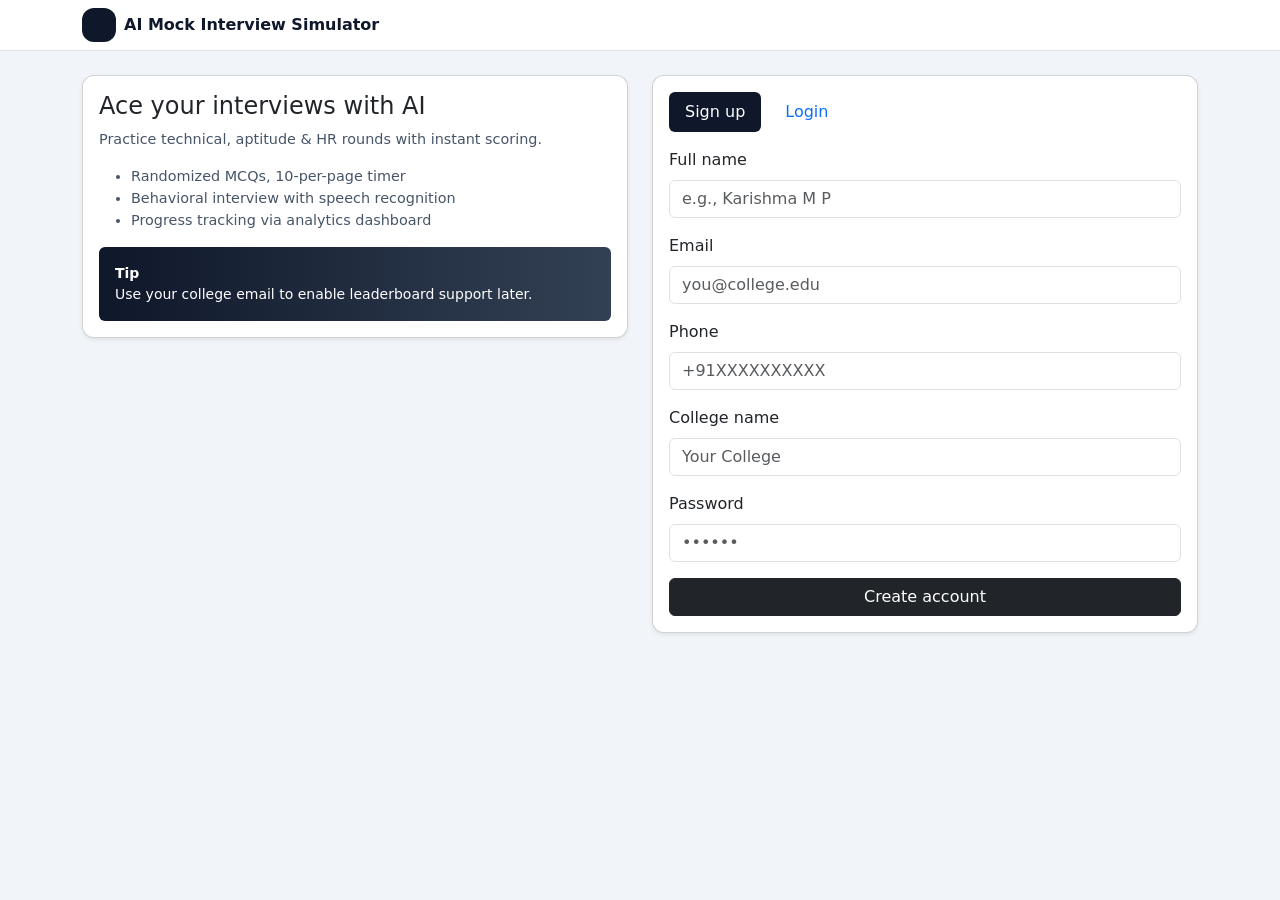
<file: index.html>
<!doctype html>
<html lang="en">
  <head>
    <meta charset="utf-8" />
    <meta name="viewport" content="width=device-width, initial-scale=1" />
    <title>AI Mock Interview – Sign in</title>

    <link href="https://cdn.jsdelivr.net/npm/bootstrap@5.3.3/dist/css/bootstrap.min.css" rel="stylesheet" />
    <link rel="stylesheet" href="styles.css" />

    <style>
      body {
        background:#f1f5f9;
      }
      .card-raise {
        border-radius:12px;
        transition:0.3s;
      }
      .card-raise:hover {
        transform:translateY(-3px);
      }
      .brand-badge {
        width:38px;
        height:38px;
        background:linear-gradient(135deg,#0f172a,#1e293b);
        border-radius:50%;
      }
      .nav-pills .nav-link {
        cursor:pointer;
      }
      .nav-pills .nav-link.active {
        background:#0f172a !important;
      }
    </style>
  </head>
  

  <body>
    <!-- NAVBAR -->
    <nav class="navbar bg-white border-bottom sticky-top">
      <div class="container">
        <div class="d-flex align-items-center gap-2">
          <div class="brand-badge"></div>
          <strong>AI Mock Interview Simulator</strong>
        </div>
      </div>
    </nav>

    <!-- MAIN -->
    <main class="container py-4">
      <div class="row g-4">

        <!-- HERO -->
        <div class="col-12 col-lg-6 order-2 order-lg-1">
          <div class="card shadow-sm card-raise">
            <div class="card-body">
              <h1 class="h4">Ace your interviews with AI</h1>
              <p class="small-note">Practice technical, aptitude & HR rounds with instant scoring.</p>
              <ul class="small-note">
                <li>Randomized MCQs, 10-per-page timer</li>
                <li>Behavioral interview with speech recognition</li>
                <li>Progress tracking via analytics dashboard</li>
              </ul>

              <div class="p-3 rounded mt-3" style="background:linear-gradient(90deg,#0f172a,#334155); color:white;">
                <div class="small fw-bold">Tip</div>
                <div class="small">Use your college email to enable leaderboard support later.</div>
              </div>
            </div>
          </div>
        </div>

        <!-- AUTH -->
        <div class="col-12 col-lg-6 order-1 order-lg-2">
          <div class="card shadow-sm card-raise">
            <div class="card-body">

              <!-- TABS -->
              <ul class="nav nav-pills mb-3" id="authTabs">
                <li class="nav-item">
                  <button class="nav-link active" data-auth-tab="signup">Sign up</button>
                </li>
                <li class="nav-item ms-2">
                  <button class="nav-link" data-auth-tab="login">Login</button>
                </li>
              </ul>

              <!-- ALERT -->
              <div id="authAlert" class="alert alert-danger d-none"></div>

              <!-- SIGNUP FORM -->
              <form id="signupForm" class="vstack gap-3">
                <div>
                  <label class="form-label">Full name</label>
                  <input id="suName" class="form-control" placeholder="e.g., Karishma M P" />
                  <div id="suNameWarn" class="form-text text-danger d-none">Enter your full name.</div>
                </div>

                <div>
                  <label class="form-label">Email</label>
                  <input id="suEmail" class="form-control" placeholder="you@college.edu" />
                  <div id="suEmailWarn" class="form-text text-danger d-none">Enter a valid email.</div>
                </div>

                <div>
                  <label class="form-label">Phone</label>
                  <input id="suPhone" class="form-control" placeholder="+91XXXXXXXXXX" />
                  <div id="suPhoneWarn" class="form-text text-danger d-none">Phone must be 10–15 digits.</div>
                </div>

                <div>
                  <label class="form-label">College name</label>
                  <input id="suCollege" class="form-control" placeholder="Your College" />
                  <div id="suCollegeWarn" class="form-text text-danger d-none">Enter college name.</div>
                </div>

                <div>
                  <label class="form-label">Password</label>
                  <input id="suPassword" type="password" class="form-control" placeholder="••••••" />
                  <div id="suPassWarn" class="form-text text-danger d-none">Min 6 chars + at least one number.</div>
                </div>

                <button type="submit" class="btn btn-dark w-100">Create account</button>
              </form>

              <!-- LOGIN FORM -->
              <form id="loginForm" class="vstack gap-3 d-none mt-3">
                <div>
                  <label class="form-label">Email</label>
                  <input id="liEmail" class="form-control" placeholder="you@example.com" />
                </div>

                <div>
                  <label class="form-label">Password</label>
                  <input id="liPassword" type="password" class="form-control" placeholder="••••••" />
                </div>

                <button type="submit" class="btn btn-dark w-100">Login</button>
              </form>

            </div>
          </div>
        </div>

      </div>
    </main>

    <!-- SCRIPTS -->
   <!-- load app.js with defer so it runs after parsing, and initialize on DOMContentLoaded -->
<script src="app.js" defer></script>
<script>
  document.addEventListener('DOMContentLoaded', () => {
    if (window.pageInit) {
      try { window.pageInit('index'); }
      catch (e) { console.error('pageInit failed:', e); }
    } else {
      console.error('pageInit is not defined after loading app.js');
    }
  });
</script>


  </body>
</html>
</file>
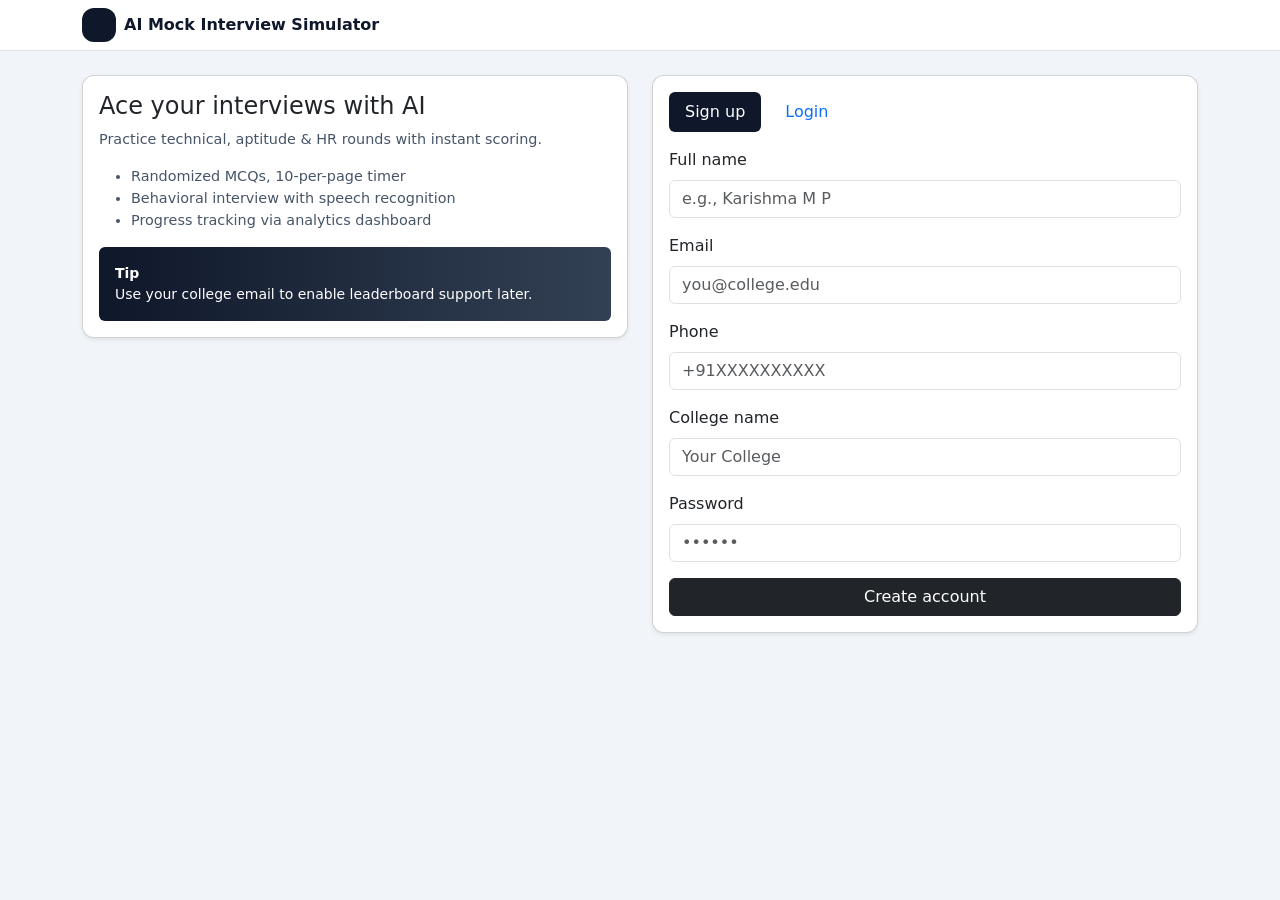
<file: admin.html>
<!doctype html>
<html lang="en">
<head>
  <meta charset="utf-8" />
  <meta name="viewport" content="width=device-width, initial-scale=1" />
  <title>Admin Dashboard</title>

  <link href="https://cdn.jsdelivr.net/npm/bootstrap@5.3.3/dist/css/bootstrap.min.css" rel="stylesheet" />
  <link rel="stylesheet" href="styles.css" />

  <style>
    .brand-wrapper {
      display: flex;
      align-items: center;
      gap: 10px;
    }
    .brand-circle {
      width: 42px;
      height: 42px;
      border-radius: 50%;
      background: linear-gradient(135deg, #0a0f3c, #1e3b70);
      display: flex;
      align-items: center;
      justify-content: center;
    }
    .brand-circle img {
      width: 24px;
      filter: invert(1);
    }
    .small-note { font-size: 13px; color: #6c757d; }
  </style>
</head>

<body>

<!-- NAVBAR -->
<nav class="navbar bg-white border-bottom sticky-top">
  <div class="container d-flex justify-content-between">

    <div class="brand-wrapper">
      <div class="brand-circle">
        <img src="https://img.icons8.com/ios-glyphs/30/ffffff/artificial-intelligence.png">
      </div>
      <strong>AI Mock Interview — Admin</strong>
    </div>

    <div class="d-flex gap-2">
      <button class="btn btn-outline-secondary btn-sm" data-bs-toggle="modal" data-bs-target="#importModal">
        Import Questions
      </button>
      <a href="round.html" class="btn btn-dark btn-sm">Start New Round</a>
      <a href="dashboard.html" class="btn btn-outline-secondary btn-sm">Student View</a>
      <button id="logoutBtn" class="btn btn-outline-secondary btn-sm">Logout</button>
    </div>

  </div>
</nav>

<!-- MAIN -->
<main class="container py-4">

  <h4>Admin Dashboard</h4>
  <div class="small-note mb-3" id="welcomeText"></div>

  <!-- Stats -->
  <div class="row g-3 mb-3">
    <div class="col-md-3">
      <div class="card shadow-sm"><div class="card-body">
        <div class="text-secondary small">Attempts</div>
        <div class="fs-3" id="statAttempts">0</div>
      </div></div>
    </div>

    <div class="col-md-3">
      <div class="card shadow-sm"><div class="card-body">
        <div class="text-secondary small">Best %</div>
        <div class="fs-3" id="statBest">0%</div>
      </div></div>
    </div>

    <div class="col-md-3">
      <div class="card shadow-sm"><div class="card-body">
        <div class="text-secondary small">Avg %</div>
        <div class="fs-3" id="statAvg">0%</div>
      </div></div>
    </div>

    <div class="col-md-3">
      <div class="card shadow-sm"><div class="card-body">
        <div class="text-secondary small">Question Bank Size</div>
        <div class="fs-3"><span id="statBank">0</span></div>
      </div></div>
    </div>
  </div>

  <!-- Recent Attempts -->
  <div class="card shadow-sm mb-3">
    <div class="card-body">
      <div class="fw-medium mb-2">Recent Attempts (All Students)</div>
      <div class="table-responsive">
        <table class="table align-middle" id="historyTable">
          <thead class="table-light">
            <tr>
              <th>Date</th>
              <th>User</th>
              <th>Round</th>
              <th>Subjects</th>
              <th>Score</th>
              <th>%</th>
            </tr>
          </thead>
          <tbody></tbody>
        </table>
      </div>
    </div>
  </div>

  <!-- SUBJECT & QUESTION MANAGEMENT -->
  <div class="card shadow-sm mb-3">
    <div class="card-body">
      <div class="fw-medium mb-2">Manage Subjects & Questions</div>

      <div class="d-flex gap-3 mb-3">
        <button id="btnAddSubject" class="btn btn-outline-primary btn-sm">+ Add Subject</button>
        <button id="btnAddQuestion" class="btn btn-outline-success btn-sm">+ Add Question</button>
        <button id="btnGenerateAI" class="btn btn-warning btn-sm">Generate with AI</button>
      </div>

      <!-- Subject Chips -->
      <div id="subjectChips" class="mb-3"></div>

      <!-- Per Subject Question List -->
      <div id="subjectDetails"></div>
    </div>
  </div>

</main>

<!-- IMPORT MODAL -->
<div class="modal fade" id="importModal" tabindex="-1">
  <div class="modal-dialog modal-lg modal-dialog-centered">
    <div class="modal-content">

      <div class="modal-header">
        <h5 class="modal-title">Import Questions (CSV/JSON)</h5>
        <button class="btn-close" data-bs-dismiss="modal"></button>
      </div>

      <div class="modal-body">
        <input type="file" id="fileInput" class="form-control" accept=".csv,.json" multiple>
        <div id="importLog" class="small-note mt-2"></div>
      </div>

      <div class="modal-footer">
        <button id="btnClearBank" class="btn btn-outline-danger me-auto">Clear Bank</button>
        <button class="btn btn-secondary" data-bs-dismiss="modal">Close</button>
      </div>

    </div>
  </div>
</div>

<!-- ADD SUBJECT MODAL -->
<div class="modal fade" id="addSubjectModal" tabindex="-1">
  <div class="modal-dialog modal-sm modal-dialog-centered">
    <div class="modal-content">
      <div class="modal-header"><h5 class="modal-title">Add Subject</h5></div>
      <div class="modal-body">
        <input id="newSubjectName" class="form-control" placeholder="Enter subject name">
      </div>
      <div class="modal-footer">
        <button class="btn btn-secondary" data-bs-dismiss="modal">Cancel</button>
        <button id="saveSubjectBtn" class="btn btn-primary">Add</button>
      </div>
    </div>
  </div>
</div>

<!-- ADD QUESTION MODAL -->
<div class="modal fade" id="addQuestionModal" tabindex="-1">
  <div class="modal-dialog modal-lg modal-dialog-centered">
    <div class="modal-content">

      <div class="modal-header"><h5 class="modal-title">Add Question</h5></div>

      <div class="modal-body">
        <select id="qSubjectSelect" class="form-select mb-2"></select>

        <input id="qText" class="form-control mb-2" placeholder="Question text">

        <div class="row g-2 mb-2">
          <div class="col"><input id="opt0" class="form-control" placeholder="Option A"></div>
          <div class="col"><input id="opt1" class="form-control" placeholder="Option B"></div>
        </div>

        <div class="row g-2 mb-2">
          <div class="col"><input id="opt2" class="form-control" placeholder="Option C"></div>
          <div class="col"><input id="opt3" class="form-control" placeholder="Option D"></div>
        </div>

        <select id="correctIdx" class="form-select">
          <option value="0">Correct: A</option>
          <option value="1">Correct: B</option>
          <option value="2">Correct: C</option>
          <option value="3">Correct: D</option>
        </select>
      </div>

      <div class="modal-footer">
        <button class="btn btn-secondary" data-bs-dismiss="modal">Cancel</button>
        <button id="saveQuestionBtn" class="btn btn-success">Save</button>
      </div>

    </div>
  </div>
</div>

<!-- AI GENERATOR MODAL -->
<div class="modal fade" id="aiGenModal" tabindex="-1">
  <div class="modal-dialog modal-md modal-dialog-centered">
    <div class="modal-content">

      <div class="modal-header"><h5 class="modal-title">AI Question Generator</h5></div>

      <div class="modal-body">
        <label class="small">Subject</label>
        <select id="aiSubject" class="form-select mb-2"></select>

        <label class="small">How many questions?</label>
        <input id="aiCount" type="number" min="1" max="50" value="10" class="form-control mb-3">

        <label class="small">OpenAI API Key (optional)</label>
        <input id="aiApiKey" class="form-control mb-1" placeholder="sk-...">

        <div class="small-note">If no key is provided, offline fallback will generate template MCQs.</div>
      </div>

      <div class="modal-footer">
        <button class="btn btn-secondary" data-bs-dismiss="modal">Close</button>
        <button id="aiGenerateBtn" class="btn btn-warning">Generate with AI</button>
        <button id="aiFallbackBtn" class="btn btn-outline-secondary">Generate Offline</button>
      </div>
    </div>
  </div>
</div>

<!-- Scripts -->
<script src="https://cdn.jsdelivr.net/npm/bootstrap@5.3.3/dist/js/bootstrap.bundle.min.js"></script>
<script src="app.js"></script>
<script>window.pageInit && window.pageInit('admin');</script>

</body>
</html>
</file>
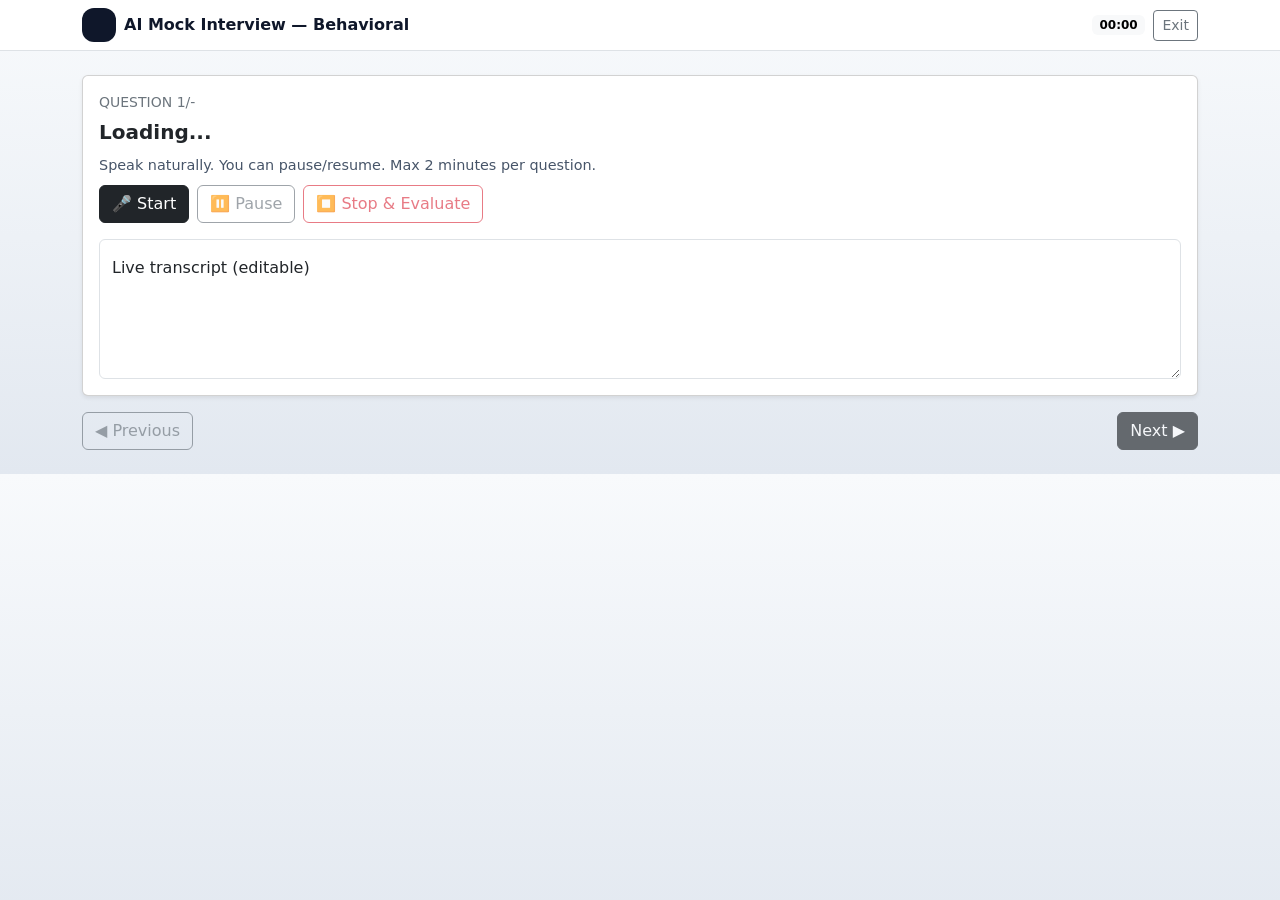
<file: behavioral.html>
<!doctype html>
<html lang="en">
<head>
  <meta charset="utf-8" />
  <meta name="viewport" content="width=device-width, initial-scale=1" />
  <title>Behavioral Interview</title>
  <link href="https://cdn.jsdelivr.net/npm/bootstrap@5.3.3/dist/css/bootstrap.min.css" rel="stylesheet" />
  <link rel="stylesheet" href="styles.css" />
</head>
<body>
  <nav class="navbar bg-white border-bottom sticky-top">
    <div class="container d-flex justify-content-between">
      <div class="d-flex align-items-center gap-2">
        <div class="brand-badge"></div><strong>AI Mock Interview — Behavioral</strong>
      </div>
      <div class="d-flex align-items-center gap-2">
        <span class="badge text-bg-light timer-badge" id="bhTimer">00:00</span>
        <a href="round.html" class="btn btn-outline-secondary btn-sm">Exit</a>
      </div>
    </div>
  </nav>

  <main class="container py-4">
    <div id="bhCard" class="card shadow-sm">
      <div class="card-body">
        <div class="small text-uppercase text-secondary mb-1">Question <span id="bhQNo">1</span>/<span id="bhQTotal">-</span></div>
        <div class="fs-5 fw-semibold mb-2" id="bhQuestion">Loading...</div>
        <div class="small-note mb-2">Speak naturally. You can pause/resume. Max 2 minutes per question.</div>

        <div class="d-flex gap-2 mb-3">
          <button id="bhStart" class="btn btn-dark">🎤 Start</button>
          <button id="bhPause" class="btn btn-outline-secondary" disabled>⏸ Pause</button>
          <button id="bhStop" class="btn btn-outline-danger" disabled>⏹ Stop & Evaluate</button>
        </div>

        <div class="form-floating">
          <textarea id="bhTranscript" class="form-control" style="height:140px" placeholder="Transcript"></textarea>
          <label for="bhTranscript">Live transcript (editable)</label>
        </div>
      </div>
    </div>
<script src="app.js" defer></script>
<script>window.pageInit && window.pageInit('behavioral');</script>

    <div class="d-flex justify-content-between mt-3">
      <button id="bhPrev" class="btn btn-outline-secondary" disabled>◀ Previous</button>
      <button id="bhNext" class="btn btn-dark" disabled>Next ▶</button>
    </div>
  </main>

 

</body>
</html>
</file>
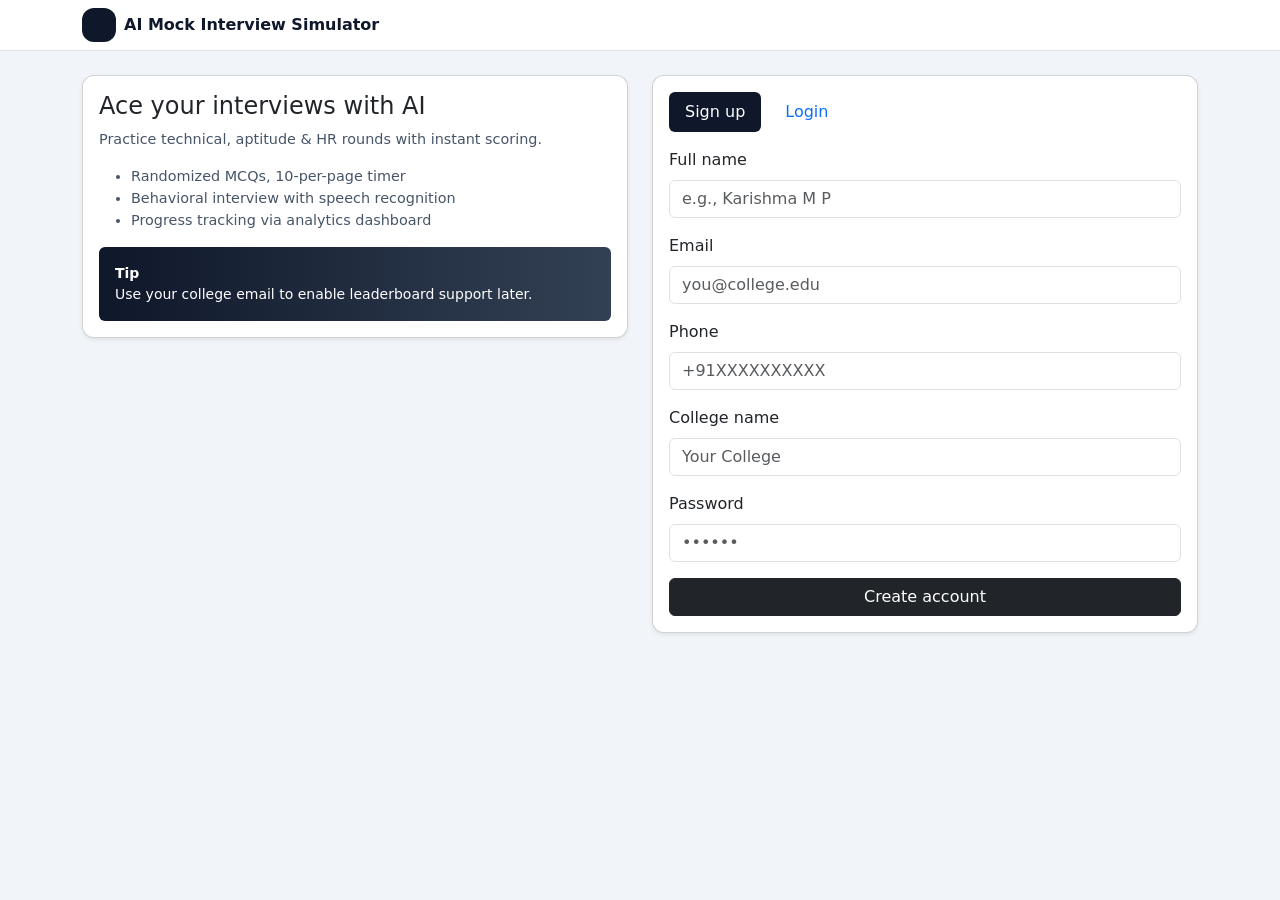
<file: dashboard.html>
<!doctype html>
<html lang="en">
  <head>
    <meta charset="utf-8" />
    <meta name="viewport" content="width=device-width, initial-scale=1" />
    <title>Dashboard</title>
    <link href="https://cdn.jsdelivr.net/npm/bootstrap@5.3.3/dist/css/bootstrap.min.css" rel="stylesheet" />
    <link rel="stylesheet" href="styles.css" />
  </head>
  <body>
    <nav class="navbar bg-white border-bottom sticky-top">
      <div class="container d-flex justify-content-between">
        <div class="d-flex align-items-center gap-2">
          <div class="brand-badge"></div><strong>AI Mock Interview</strong>
        </div>
        <div>
          <a href="round.html" class="btn btn-dark btn-sm">Start new round</a>
          <button id="logoutBtn" class="btn btn-outline-secondary btn-sm ms-2">Logout</button>
        </div>
      </div>
    </nav>

    <main class="container py-4">
      <div class="d-flex align-items-center justify-content-between mb-3">
        <div>
          <h2 class="h4 m-0">Dashboard</h2>
          <div class="small-note" id="welcomeText"></div>
        </div>
      </div>

      <div class="row g-3 mb-3">
        <div class="col-12 col-md-4">
          <div class="card shadow-sm"><div class="card-body"><div class="text-secondary small">Attempts</div><div class="fs-3" id="statAttempts">0</div></div></div>
        </div>
        <div class="col-12 col-md-4">
          <div class="card shadow-sm"><div class="card-body"><div class="text-secondary small">Best %</div><div class="fs-3" id="statBest">0%</div></div></div>
        </div>
        <div class="col-12 col-md-4">
          <div class="card shadow-sm"><div class="card-body"><div class="text-secondary small">Avg %</div><div class="fs-3" id="statAvg">0%</div></div></div>
        </div>
      </div>

      <div class="card shadow-sm">
        <div class="card-body">
          <div class="fw-medium mb-2">Recent attempts</div>
          <div class="table-responsive">
            <table class="table align-middle" id="historyTable">
              <thead class="table-light">
                <tr><th>Date</th><th>Round</th><th>Subjects</th><th>Score</th><th>%</th></tr>
              </thead>
              <tbody></tbody>
            </table>
          </div>
        </div>
      </div>
    </main>

    <script src="app.js"></script>
    <script>window.pageInit && window.pageInit('dashboard');</script>
  </body>
</html>
</file>
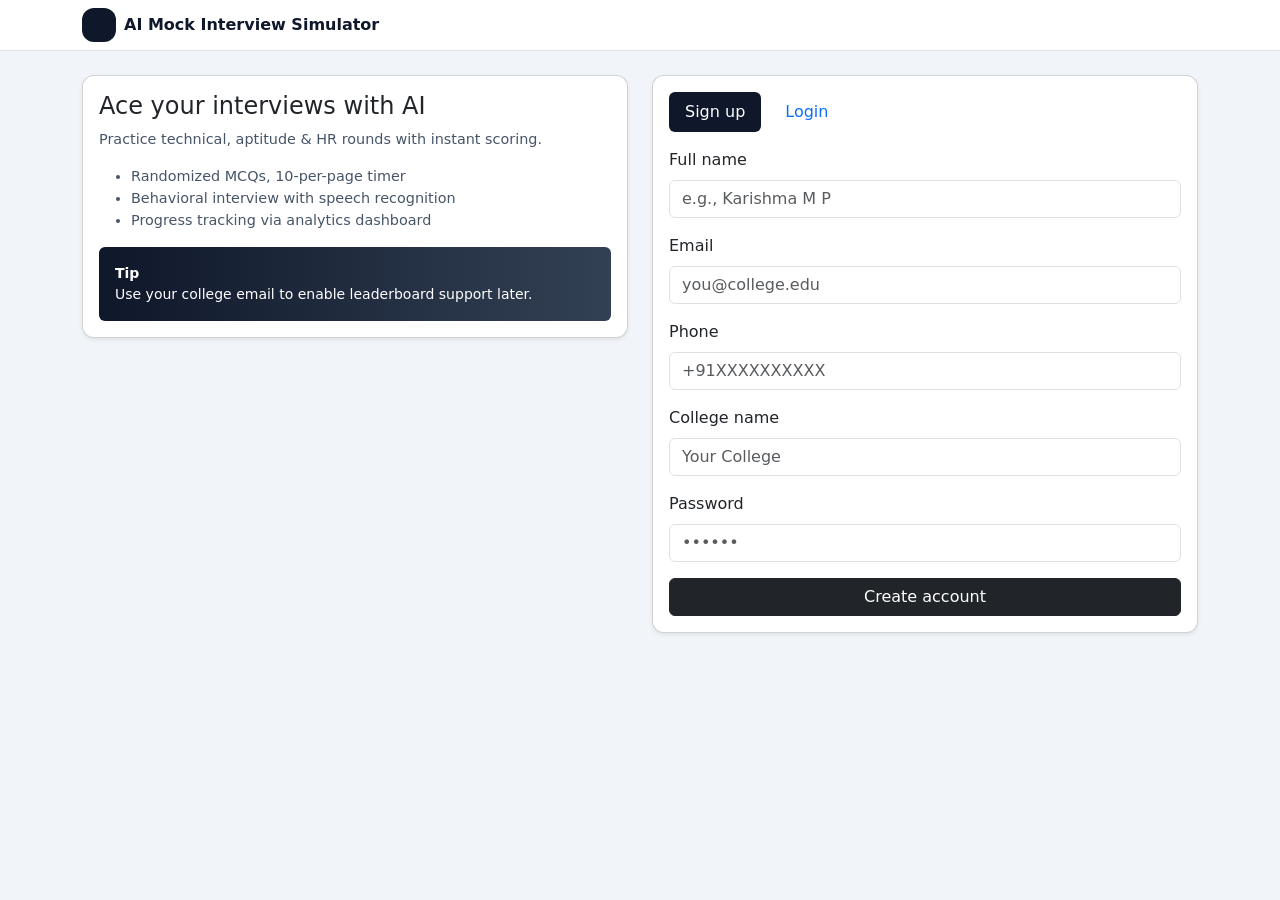
<file: exam.html>
<!doctype html>
<html lang="en">
  <head>
    <meta charset="utf-8" />
    <meta name="viewport" content="width=device-width, initial-scale=1" />
    <title>Exam</title>
    <link href="https://cdn.jsdelivr.net/npm/bootstrap@5.3.3/dist/css/bootstrap.min.css" rel="stylesheet" />
    <link rel="stylesheet" href="styles.css" />
  </head>
  <body>
    <nav class="navbar bg-white border-bottom sticky-top">
      <div class="container d-flex justify-content-between">
        <div class="d-flex align-items-center gap-2">
          <div class="brand-badge"></div><strong>AI Mock Interview</strong>
        </div>
        <div class="badge text-bg-light timer-badge" id="timeLeft">--:--</div>
      </div>
    </nav>

 <main class="container py-4">
  <!-- questions render here -->
  <div id="examBody" class="vstack gap-3"></div>

  <!-- pager / controls -->
  <div class="d-flex justify-content-between align-items-center mt-4">
    <div class="d-flex gap-2 align-items-center">
      <button id="examPrev" class="btn btn-outline-secondary" disabled>◀ Previous</button>
      <button id="examNext" class="btn btn-outline-secondary">Next ▶</button>
      <div id="pageInfo" class="small text-secondary ms-3">Page 1 of 1</div>
    </div>

    <div class="d-flex gap-2">
      <a href="round.html" class="btn btn-outline-secondary">Cancel</a>
      <button id="submitExam" class="btn btn-dark">Submit</button>
    </div>
  </div>
</main>

    <script src="app.js"></script>
    <script>window.pageInit && window.pageInit('exam');</script>
  </body>
</html>
</file>
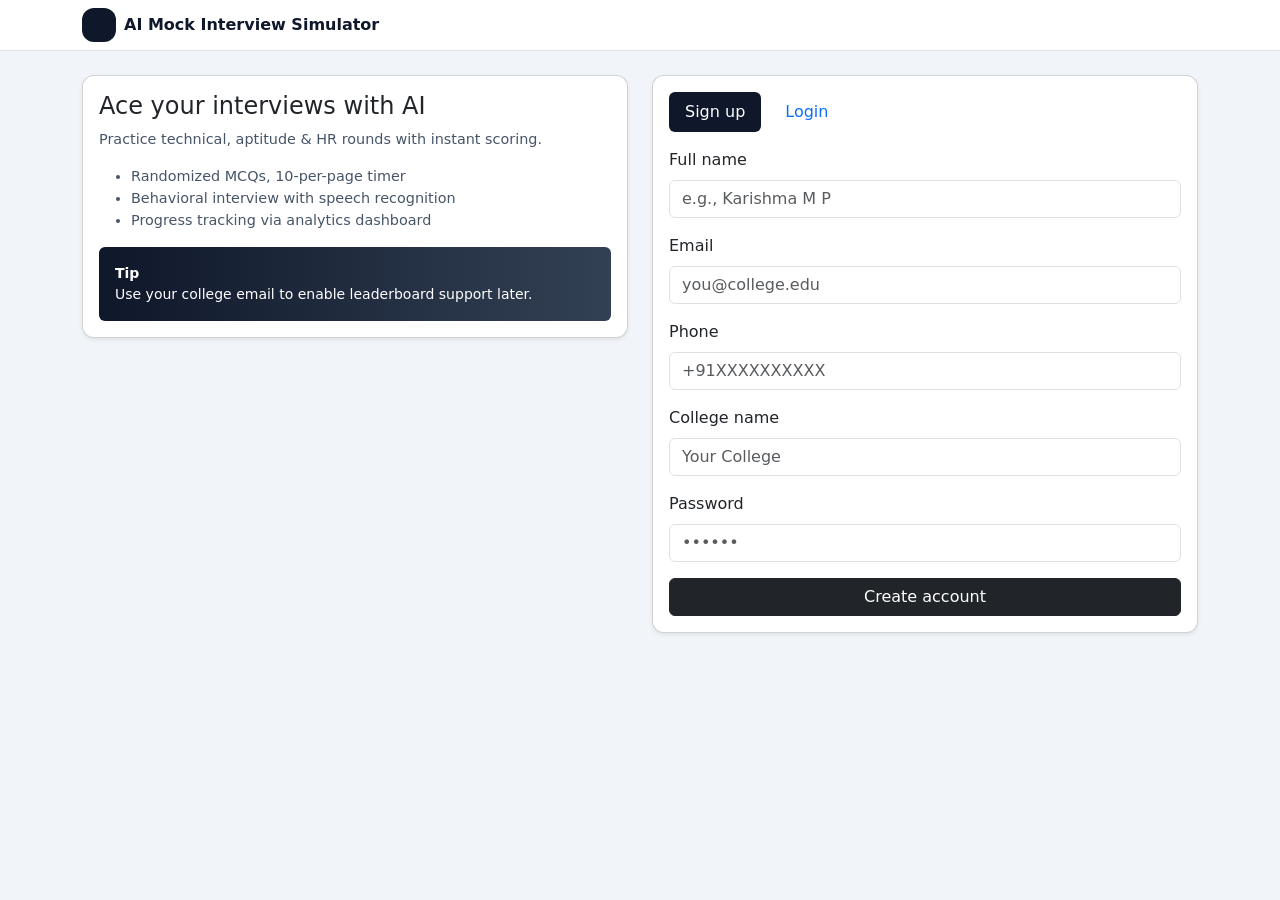
<file: result.html>
<!doctype html>
<html lang="en">
  <head>
    <meta charset="utf-8" />
    <meta name="viewport" content="width=device-width, initial-scale=1" />
    <title>Result</title>
    <link href="https://cdn.jsdelivr.net/npm/bootstrap@5.3.3/dist/css/bootstrap.min.css" rel="stylesheet" />
    <link rel="stylesheet" href="styles.css" />
  </head>
  <body>
    <nav class="navbar bg-white border-bottom sticky-top">
      <div class="container d-flex justify-content-between">
        <div class="d-flex align-items-center gap-2">
          <div class="brand-badge"></div><strong>AI Mock Interview</strong>
        </div>
        <a href="dashboard.html" class="btn btn-outline-secondary btn-sm">Dashboard</a>
      </div>
    </nav>

    <main class="container py-4">
  <div class="d-flex align-items-center justify-content-between mb-3">
    <h2 class="h4 m-0">Result</h2>
    <span id="scoreBadge" class="badge bg-dark fs-6">Score</span>
  </div>

  <!-- BEHAVIORAL RESULT CARDS (hidden by default, shown only for behavioral) -->
  <div id="behavioralResult" class="vstack gap-3 d-none"></div>
<h5 class="mt-4">Answer review</h5>
<div id="answerReview" class="vstack gap-3"></div>

  <!-- MCQ RESULT (topic-wise cards) -->
  <div id="mcqResult">
    <div class="row g-3" id="topicGrid"></div>
  </div>

  <div class="mt-4 d-flex gap-2">
    <a href="round.html" class="btn btn-outline-secondary">Retake</a>
    <a href="dashboard.html" class="btn btn-dark">Go to dashboard</a>
  </div>
</main>


    <script src="app.js"></script>
    <script>window.pageInit && window.pageInit('result');</script>
  </body>
</html>
</file>
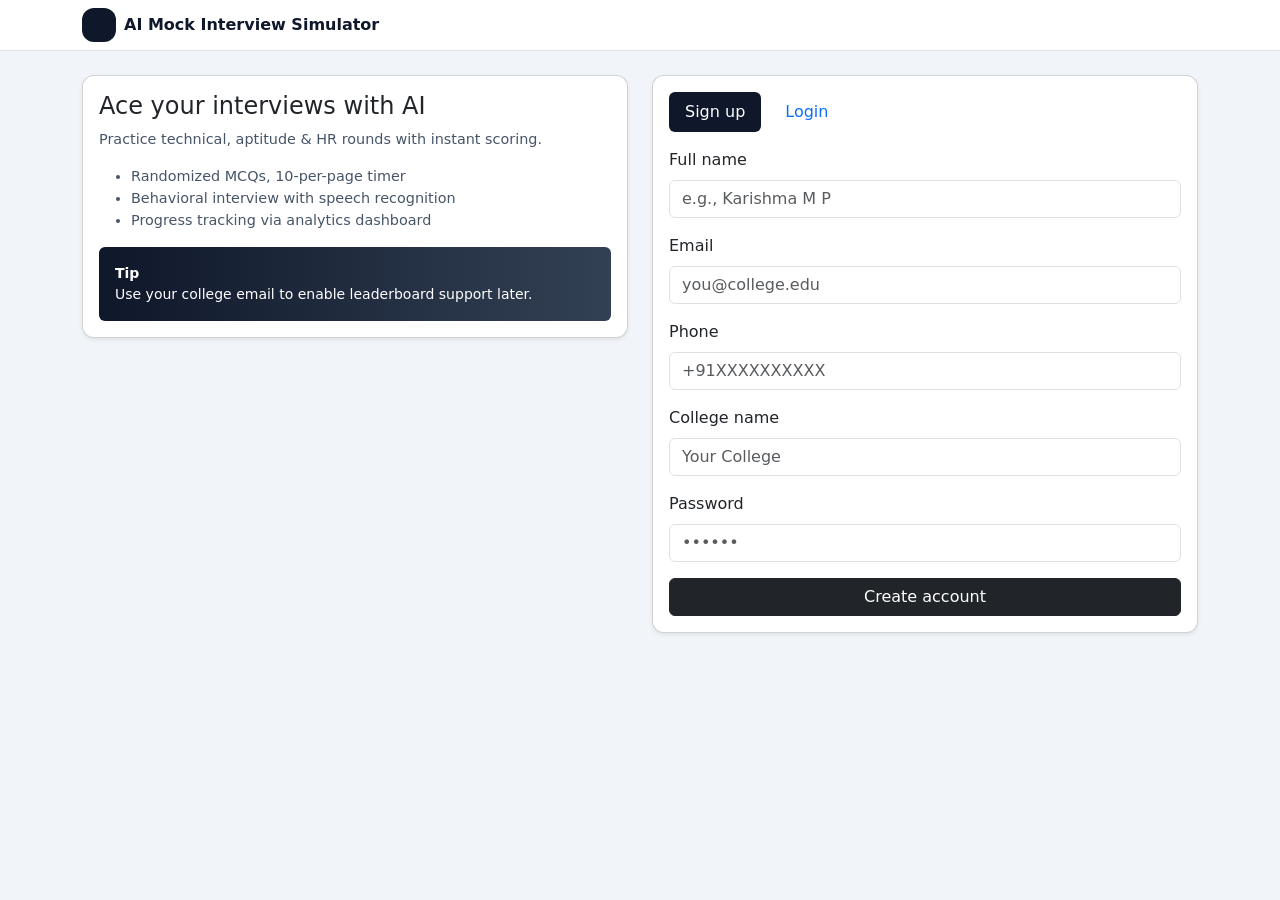
<file: round.html>
<!doctype html>
<html lang="en">
  <head>
    <meta charset="utf-8" />
    <meta name="viewport" content="width=device-width, initial-scale=1" />
    <title>Choose Round</title>
    <link href="https://cdn.jsdelivr.net/npm/bootstrap@5.3.3/dist/css/bootstrap.min.css" rel="stylesheet" />
    <link rel="stylesheet" href="styles.css" />
  </head>
  <body>
    <nav class="navbar bg-white border-bottom sticky-top">
      <div class="container d-flex justify-content-between">
        <div class="d-flex align-items-center gap-2">
          <div class="brand-badge"></div><strong>AI Mock Interview</strong>
        </div>
        <a href="dashboard.html" class="btn btn-outline-secondary btn-sm">Dashboard</a>
      </div>
    </nav>

    <main class="container py-4">
      <div class="text-center mb-3">
        <h2>Choose your round</h2>
        <div class="small-note">Start with Technical or go for Aptitude practice.</div>
      </div>
      <div class="row g-3">
        <div class="col-12 col-md-6">
          <div class="card card-raise shadow-sm">
            <div class="card-body">
              <div class="h5">Technical</div>
              <div class="small-note">Pick subjects like Python, Java, Web, DBMS, OS, C.</div>
              <button id="btnTechnical" class="btn btn-dark mt-2">Choose Technical</button>
            </div>
          </div>
        </div>
        <div class="col-12 col-md-6">
  <div class="card card-raise shadow-sm">
    <div class="card-body">
      <div class="h5">Behavioral (HR)</div>
      <div class="small-note">Answer by speaking. We’ll analyze structure, clarity, tone & impact.</div>
      <button id="btnBehavioral" class="btn btn-dark mt-2">Choose Behavioral</button>
    </div>
  </div>
</div>

        <div class="col-12 col-md-6">
          <div class="card card-raise shadow-sm">
            <div class="card-body">
              <div class="h5">Aptitude</div>
              <div class="small-note">Quant, Reasoning, and Verbal buckets.</div>
              <button id="btnAptitude" class="btn btn-dark mt-2">Choose Aptitude</button>
            </div>
          </div>
        </div>
      </div>
    </main>

    <script src="app.js"></script>
    <script>window.pageInit && window.pageInit('round');</script>
  </body>
</html>
</file>
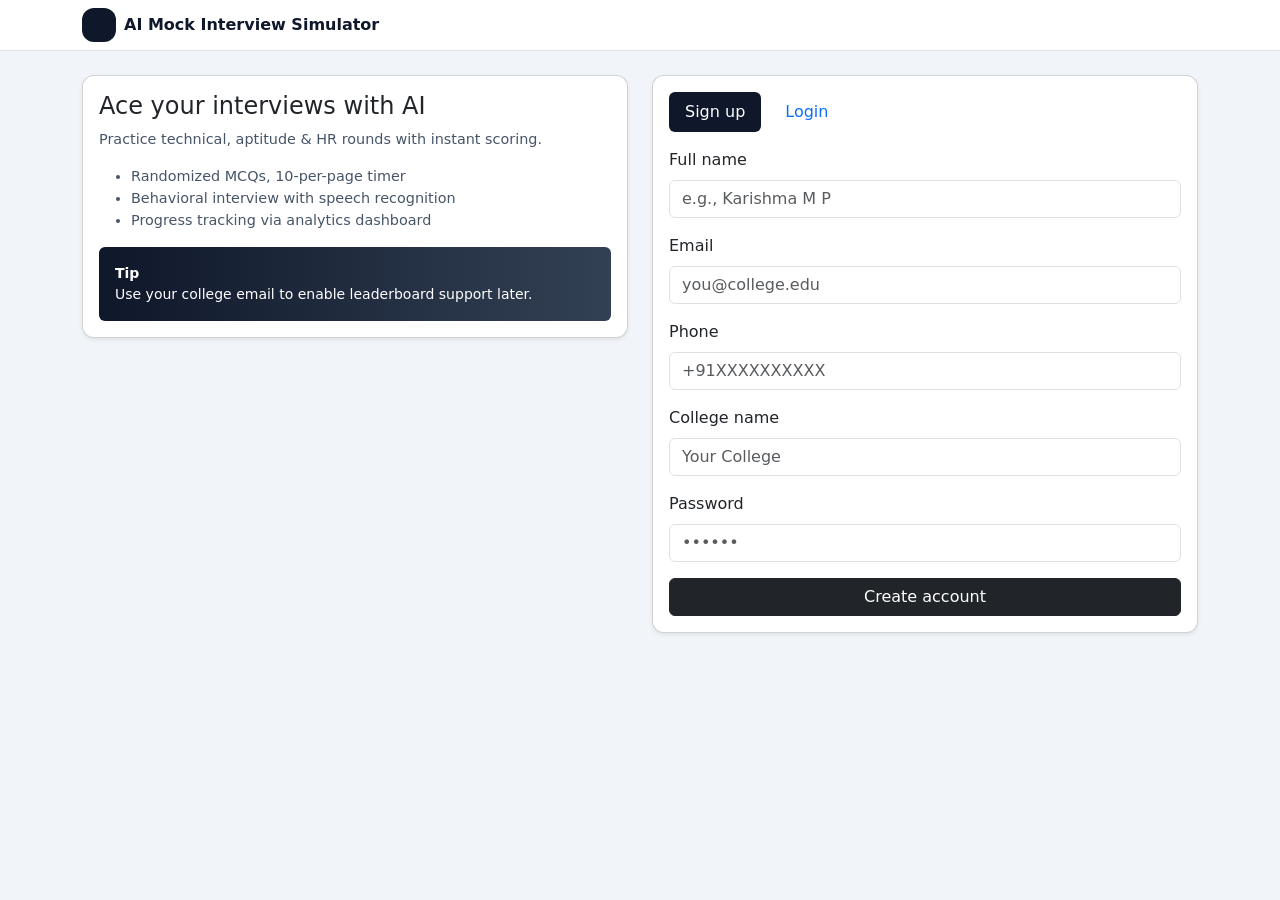
<file: subject.html>
<!doctype html>
<html lang="en">
  <head>
    <meta charset="utf-8" />
    <meta name="viewport" content="width=device-width, initial-scale=1" />
    <title>Select Subjects</title>
    <link href="https://cdn.jsdelivr.net/npm/bootstrap@5.3.3/dist/css/bootstrap.min.css" rel="stylesheet" />
    <link rel="stylesheet" href="styles.css" />
  </head>
  <body>
    <nav class="navbar bg-white border-bottom sticky-top">
      <div class="container d-flex justify-content-between">
        <div class="d-flex align-items-center gap-2">
          <div class="brand-badge"></div><strong>AI Mock Interview</strong>
        </div>
        <a href="round.html" class="btn btn-outline-secondary btn-sm">Back</a>
      </div>
    </nav>

    <main class="container py-4">
      <div class="d-flex justify-content-between align-items-center mb-3">
        <h2 class="h4 m-0">Select technical subjects</h2>
        <button id="startExam" class="btn btn-dark">Start exam</button>
      </div>
      <div id="subjectList" class="row g-3"></div>
      <div class="small-note mt-2">Not selecting anything will include all subjects.</div>
    </main>

    <script src="app.js"></script>
    <script>window.pageInit && window.pageInit('subject');</script>
  </body>
</html>
</file>
<file: styles.css>
/* Minimal custom styles (Bootstrap handles most look) */
body {
  background: linear-gradient(180deg, #f8fafc 0%, #e2e8f0 100%);
  color: #0f172a;
}
.navbar .brand-badge {
  width: 34px; height: 34px; border-radius: 12px; background:#0f172a;
}
.card-raise { transition: transform .15s ease, box-shadow .15s ease; }
.card-raise:hover { transform: translateY(-2px); box-shadow: 0 .5rem 1rem rgba(0,0,0,.08) !important; }
.small-note { font-size: .9rem; color: #475569; }
.timer-badge { font-variant-numeric: tabular-nums; }
.badge-progress { height: 8px; background: #e2e8f0; border-radius: 999px; overflow: hidden; }
.badge-progress > div { height: 100%; background: #0f172a; }
.table td, .table th { vertical-align: middle; }
#bhStart.listening { border-color:#198754; background:#198754; }
#bhStart.paused { background:transparent; color:#6c757d; border-color:#6c757d; }
</file>
